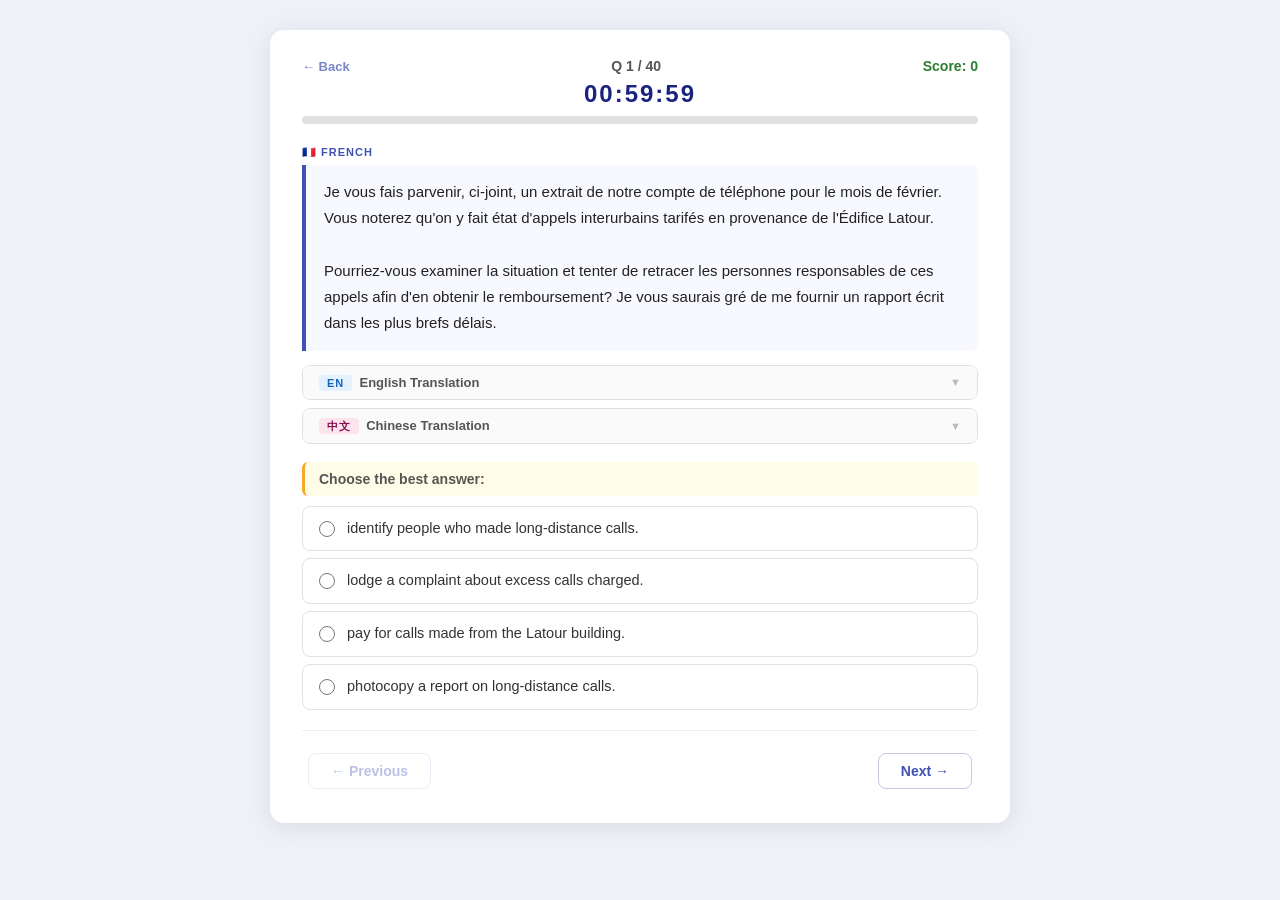
<file: index.html>
<!DOCTYPE html>
<html lang="en">
<head>
  <meta charset="UTF-8">
  <meta name="viewport" content="width=device-width,initial-scale=1">
  <title>French Comprehension Quiz</title>
  <link rel="stylesheet" href="style.css">
</head>
<body>
  <div class="container">

    <div class="top-bar">
      <a href="landing.html" class="back-link">← Back</a>
      <span id="q-number">Q 1 / 40</span>
      <span id="score-display">Score: 0</span>
    </div>

    <div id="timer">01:00:00</div>
    <div id="progress-bar"><div id="progress"></div></div>

    <div class="passage-label">🇫🇷 French</div>
    <div class="passage" id="french-text"></div>

    <div class="translation-block">
      <div class="translation-toggle" id="toggle-en" onclick="toggleTranslation('en')">
        <span><span class="lang-badge en-badge">EN</span> &nbsp;English Translation</span>
        <span class="arrow" id="arrow-en">▼</span>
      </div>
      <div class="translation-content" id="content-en"></div>
    </div>

    <div class="translation-block">
      <div class="translation-toggle" id="toggle-cn" onclick="toggleTranslation('cn')">
        <span><span class="lang-badge cn-badge">中文</span> &nbsp;Chinese Translation</span>
        <span class="arrow" id="arrow-cn">▼</span>
      </div>
      <div class="translation-content" id="content-cn"></div>
    </div>

    <div class="question-prompt" id="question-prompt">Choose the best answer:</div>
    <div id="options"></div>

    <div class="nav-buttons">
      <button class="btn btn-nav" id="btn-prev" onclick="goToPrev()">← Previous</button>
      <button class="btn btn-nav" id="btn-next" onclick="goToNext()">Next →</button>
    </div>

  </div>

  <script src="questions.js"></script>
  <script src="script.js"></script>
</body>
</html>
</file>
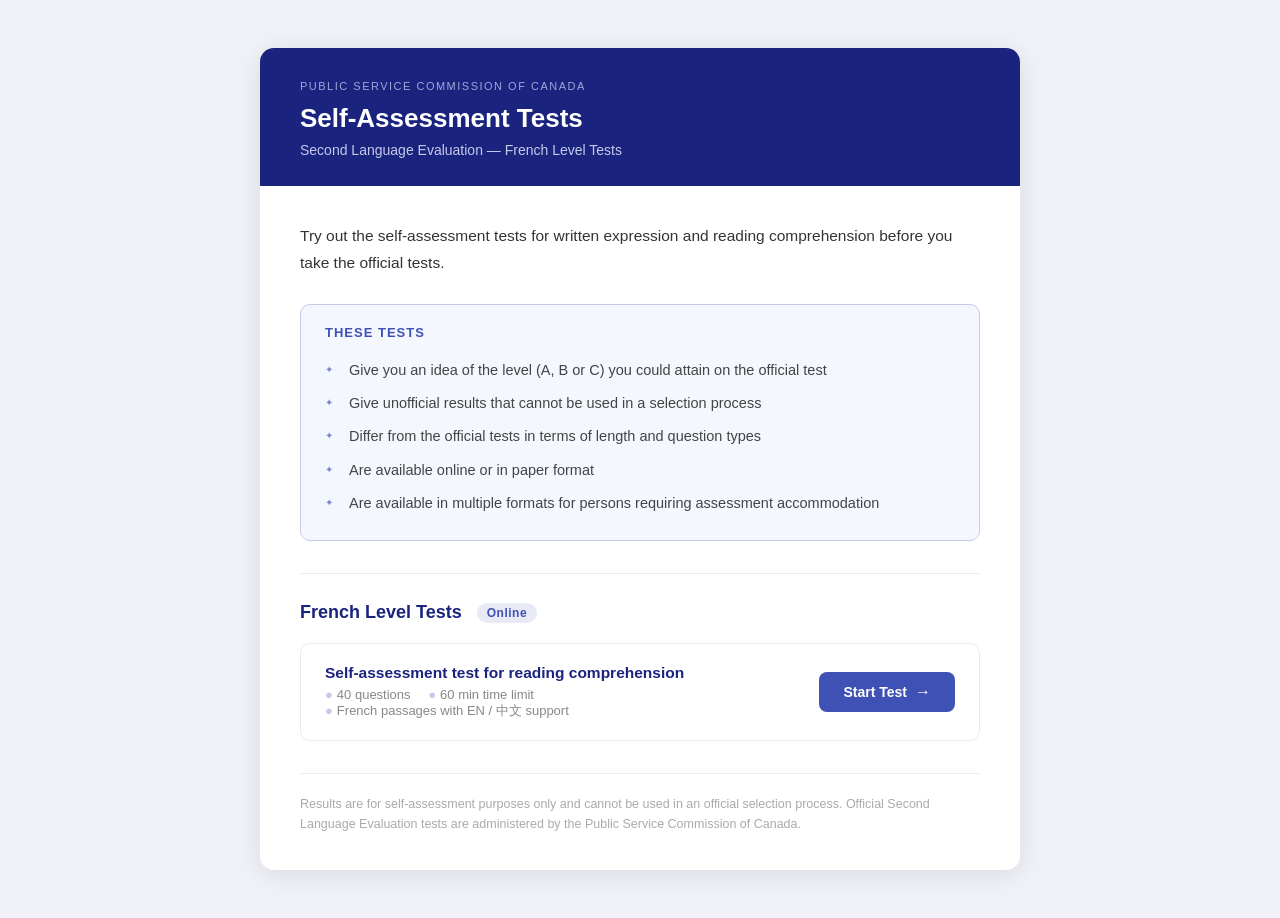
<file: landing.html>
<!DOCTYPE html>
<html lang="en">
<head>
  <meta charset="UTF-8">
  <meta name="viewport" content="width=device-width,initial-scale=1">
  <title>French Level Tests – Self-Assessment</title>
  <style>
    * { box-sizing: border-box; margin: 0; padding: 0; }

    body {
      font-family: 'Segoe UI', Arial, sans-serif;
      background: #f0f2f8;
      display: flex;
      justify-content: center;
      align-items: flex-start;
      min-height: 100vh;
      padding: 48px 16px;
    }

    .page {
      background: #fff;
      border-radius: 14px;
      width: 760px;
      max-width: 100%;
      box-shadow: 0 4px 28px rgba(0,0,0,0.10);
      overflow: hidden;
    }

    /* Top banner */
    .banner {
      background: #1a237e;
      padding: 32px 40px 28px;
      color: #fff;
    }
    .banner .gov-label {
      font-size: 11px;
      letter-spacing: 1.5px;
      text-transform: uppercase;
      color: #9fa8da;
      margin-bottom: 10px;
    }
    .banner h1 {
      font-size: 26px;
      font-weight: 700;
      line-height: 1.3;
      margin-bottom: 6px;
    }
    .banner .subtitle {
      font-size: 14px;
      color: #c5cae9;
    }

    /* Body */
    .body {
      padding: 36px 40px;
    }

    .intro {
      font-size: 15.5px;
      color: #333;
      line-height: 1.75;
      margin-bottom: 28px;
    }

    /* Info box */
    .info-box {
      background: #f5f7ff;
      border: 1px solid #c5cae9;
      border-radius: 10px;
      padding: 20px 24px;
      margin-bottom: 32px;
    }
    .info-box h3 {
      font-size: 13px;
      font-weight: 700;
      letter-spacing: 1px;
      text-transform: uppercase;
      color: #3f51b5;
      margin-bottom: 14px;
    }
    .info-box ul {
      list-style: none;
      padding: 0;
    }
    .info-box ul li {
      font-size: 14.5px;
      color: #444;
      line-height: 1.6;
      padding: 5px 0 5px 24px;
      position: relative;
    }
    .info-box ul li::before {
      content: "✦";
      position: absolute;
      left: 0;
      color: #7986cb;
      font-size: 10px;
      top: 8px;
    }

    /* Divider */
    .divider {
      border: none;
      border-top: 1px solid #e8eaf6;
      margin: 0 0 28px;
    }

    /* Section heading */
    .section-heading {
      font-size: 18px;
      font-weight: 700;
      color: #1a237e;
      margin-bottom: 20px;
    }
    .section-heading span {
      display: inline-block;
      background: #e8eaf6;
      color: #3f51b5;
      font-size: 12px;
      font-weight: 600;
      padding: 3px 10px;
      border-radius: 20px;
      margin-left: 10px;
      vertical-align: middle;
      letter-spacing: 0.5px;
    }

    /* Test card */
    .test-card {
      border: 1.5px solid #e8eaf6;
      border-radius: 10px;
      padding: 20px 24px;
      margin-bottom: 14px;
      display: flex;
      justify-content: space-between;
      align-items: center;
      gap: 20px;
      transition: border-color 0.15s, box-shadow 0.15s;
    }
    .test-card:hover {
      border-color: #7986cb;
      box-shadow: 0 2px 12px rgba(63,81,181,0.10);
    }

    .test-card .card-info {}
    .test-card .card-title {
      font-size: 15.5px;
      font-weight: 600;
      color: #1a237e;
      margin-bottom: 5px;
    }
    .test-card .card-meta {
      font-size: 13px;
      color: #888;
    }
    .test-card .card-meta span {
      display: inline-block;
      margin-right: 14px;
    }
    .test-card .card-meta .dot {
      color: #c5cae9;
      margin-right: 4px;
    }

    .start-btn {
      display: inline-flex;
      align-items: center;
      gap: 8px;
      background: #3f51b5;
      color: #fff;
      padding: 11px 24px;
      border-radius: 8px;
      text-decoration: none;
      font-size: 14px;
      font-weight: 600;
      white-space: nowrap;
      transition: background 0.15s, transform 0.1s;
      border: none;
      cursor: pointer;
    }
    .start-btn:hover {
      background: #303f9f;
      transform: translateY(-1px);
    }
    .start-btn .arrow {
      font-size: 16px;
    }

    /* Footer note */
    .footer-note {
      margin-top: 32px;
      padding-top: 20px;
      border-top: 1px solid #eee;
      font-size: 12.5px;
      color: #aaa;
      line-height: 1.6;
    }
  </style>
</head>
<body>
  <div class="page">

    <div class="banner">
      <div class="gov-label">Public Service Commission of Canada</div>
      <h1>Self-Assessment Tests</h1>
      <div class="subtitle">Second Language Evaluation — French Level Tests</div>
    </div>

    <div class="body">

      <p class="intro">
        Try out the self-assessment tests for written expression and reading comprehension
        before you take the official tests.
      </p>

      <div class="info-box">
        <h3>These tests</h3>
        <ul>
          <li>Give you an idea of the level (A, B or C) you could attain on the official test</li>
          <li>Give unofficial results that cannot be used in a selection process</li>
          <li>Differ from the official tests in terms of length and question types</li>
          <li>Are available online or in paper format</li>
          <li>Are available in multiple formats for persons requiring assessment accommodation</li>
        </ul>
      </div>

      <hr class="divider">

      <div class="section-heading">
        French Level Tests
        <span>Online</span>
      </div>

      <div class="test-card">
        <div class="card-info">
          <div class="card-title">Self-assessment test for reading comprehension</div>
          <div class="card-meta">
            <span><span class="dot">●</span>40 questions</span>
            <span><span class="dot">●</span>60 min time limit</span>
            <span><span class="dot">●</span>French passages with EN / 中文 support</span>
          </div>
        </div>
        <a class="start-btn" href="index.html">
          Start Test <span class="arrow">→</span>
        </a>
      </div>

      <div class="footer-note">
        Results are for self-assessment purposes only and cannot be used in an official selection process.
        Official Second Language Evaluation tests are administered by the Public Service Commission of Canada.
      </div>

    </div>
  </div>
</body>
</html>
</file>
<file: style.css>
* { box-sizing: border-box; margin: 0; padding: 0; }

body {
  font-family: 'Segoe UI', Arial, sans-serif;
  background: #eef1f7;
  display: flex;
  justify-content: center;
  padding: 30px 16px;
  min-height: 100vh;
}

.container {
  background: #fff;
  padding: 28px 32px;
  border-radius: 14px;
  width: 740px;
  max-width: 100%;
  box-shadow: 0 4px 24px rgba(0,0,0,0.09);
  align-self: flex-start;
}

/* Header */
.header {
  display: flex;
  justify-content: space-between;
  align-items: center;
  margin-bottom: 6px;
}
#q-number  { font-size: 14px; font-weight: 600; color: #555; }
#score-display { font-size: 14px; font-weight: 600; color: #2e7d32; }

/* Timer */
#timer {
  font-size: 24px;
  font-weight: 700;
  color: #1a237e;
  letter-spacing: 2px;
  text-align: center;
  margin-bottom: 8px;
}
#timer.warning { color: #e65100; }
#timer.danger  { color: #c62828; animation: pulse 0.8s infinite; }
@keyframes pulse { 0%,100%{opacity:1} 50%{opacity:.4} }

/* Progress bar */
#progress-bar {
  height: 8px;
  background: #e0e0e0;
  border-radius: 4px;
  margin-bottom: 22px;
  overflow: hidden;
}
#progress {
  height: 100%;
  background: linear-gradient(90deg, #43a047, #81c784);
  width: 0%;
  transition: width 0.4s ease;
  border-radius: 4px;
}

/* French passage */
.passage-label {
  font-size: 11px;
  font-weight: 700;
  letter-spacing: 1px;
  color: #3f51b5;
  text-transform: uppercase;
  margin-bottom: 6px;
}
.passage {
  background: #f8f9ff;
  border-left: 4px solid #3f51b5;
  border-radius: 0 8px 8px 0;
  padding: 14px 18px;
  margin-bottom: 14px;
  font-size: 15px;
  line-height: 1.75;
  color: #222;
  white-space: pre-wrap;
}

/* Collapsible translations */
.translation-block {
  margin-bottom: 8px;
  border: 1px solid #e0e0e0;
  border-radius: 8px;
  overflow: hidden;
}
.translation-toggle {
  display: flex;
  justify-content: space-between;
  align-items: center;
  padding: 9px 16px;
  cursor: pointer;
  background: #fafafa;
  user-select: none;
  font-size: 13px;
  font-weight: 600;
  color: #555;
  transition: background 0.15s;
}
.translation-toggle:hover { background: #f0f0f0; }

.lang-badge {
  font-size: 11px;
  font-weight: 700;
  letter-spacing: 1px;
  padding: 2px 8px;
  border-radius: 4px;
}
.en-badge { background: #e3f2fd; color: #1565c0; }
.cn-badge { background: #fce4ec; color: #880e4f; }

.arrow {
  font-size: 11px;
  color: #bbb;
  transition: transform 0.2s;
  display: inline-block;
}

.translation-content {
  display: none;
  padding: 12px 16px;
  font-size: 14px;
  line-height: 1.75;
  color: #333;
  background: #fff;
  border-top: 1px solid #eee;
  white-space: pre-wrap;
}
.translation-content.visible { display: block; }

/* Question prompt */
.question-prompt {
  font-size: 14px;
  font-weight: 600;
  color: #555;
  margin: 18px 0 10px;
  padding: 9px 14px;
  background: #fffde7;
  border-radius: 6px;
  border-left: 3px solid #f9a825;
}

/* Options */
.option {
  display: flex;
  align-items: flex-start;
  gap: 12px;
  border: 1.5px solid #dde1ea;
  padding: 11px 16px;
  margin: 7px 0;
  cursor: pointer;
  border-radius: 8px;
  transition: border-color 0.15s, background 0.15s;
  font-size: 14.5px;
  color: #333;
  line-height: 1.5;
}
.option:hover { border-color: #9fa8da; background: #f5f5ff; }

.option input[type="radio"] {
  margin-top: 3px;
  accent-color: #3f51b5;
  flex-shrink: 0;
  width: 16px;
  height: 16px;
  cursor: pointer;
}

.option.correct { background: #e8f5e9; border-color: #43a047; color: #1b5e20; }
.option.wrong   { background: #ffebee; border-color: #e53935; color: #b71c1c; }
.option.correct input[type="radio"] { accent-color: #43a047; }
.option.wrong   input[type="radio"] { accent-color: #e53935; }

/* End screen */
.end-screen { text-align: center; padding: 20px 0; }
.end-screen h2 { font-size: 26px; color: #1a237e; margin-bottom: 10px; }
.final-score { font-size: 56px; font-weight: 700; color: #2e7d32; margin: 14px 0; }
.end-screen p { font-size: 16px; color: #555; margin-bottom: 24px; }

.btn {
  display: inline-block;
  padding: 11px 28px;
  border-radius: 8px;
  border: none;
  font-size: 15px;
  font-weight: 600;
  cursor: pointer;
  margin: 6px;
  transition: opacity 0.15s, transform 0.1s;
}
.btn:hover { opacity: 0.88; transform: translateY(-1px); }
.btn-primary { background: #3f51b5; color: #fff; }
.btn-warning { background: #f57c00; color: #fff; }

/* Top bar with back link */
.top-bar {
  display: flex;
  justify-content: space-between;
  align-items: center;
  margin-bottom: 6px;
}
.back-link {
  font-size: 13px;
  color: #7986cb;
  text-decoration: none;
  font-weight: 600;
  transition: color 0.15s;
}
.back-link:hover { color: #3f51b5; }

/* Prev / Next nav */
.nav-buttons {
  display: flex;
  justify-content: space-between;
  margin-top: 20px;
  padding-top: 16px;
  border-top: 1px solid #eee;
}
.btn-nav {
  background: #fff;
  color: #3f51b5;
  border: 1.5px solid #c5cae9;
  padding: 9px 22px;
  border-radius: 8px;
  font-size: 14px;
  font-weight: 600;
  cursor: pointer;
  transition: background 0.15s, border-color 0.15s, transform 0.1s;
}
.btn-nav:hover:not(:disabled) {
  background: #e8eaf6;
  border-color: #7986cb;
  transform: translateY(-1px);
}
.btn-nav:disabled { cursor: default; }

/* ── Summary page ── */
.summary { padding: 4px 0; }

.summary-section { padding: 24px 0; }

.summary-flag {
  font-size: 12px;
  font-weight: 700;
  letter-spacing: 1px;
  text-transform: uppercase;
  color: #7986cb;
  margin-bottom: 10px;
}

.summary-section h2 {
  font-size: 17px;
  font-weight: 700;
  color: #1a237e;
  line-height: 1.4;
  margin-bottom: 14px;
}

.summary-section p {
  font-size: 14.5px;
  color: #444;
  line-height: 1.7;
}

.score-block {
  background: #f5f7ff;
  border: 1.5px solid #c5cae9;
  border-radius: 12px;
  padding: 20px 24px;
  margin: 18px 0;
  text-align: center;
}

.score-label {
  font-size: 13px;
  color: #888;
  margin-bottom: 4px;
}

.score-num {
  font-size: 52px;
  font-weight: 700;
  color: #1a237e;
  line-height: 1;
  margin-bottom: 10px;
}

.score-total { font-size: 28px; color: #9fa8da; }

.score-level {
  display: inline-block;
  font-size: 18px;
  font-weight: 700;
  padding: 6px 20px;
  border-radius: 20px;
}

/* Level colours */
.level-x  { background: #fce4ec; color: #880e4f; }
.level-xa { background: #fce4ec; color: #880e4f; }
.level-a  { background: #fff3e0; color: #e65100; }
.level-ab { background: #fff9c4; color: #f57f17; }
.level-b  { background: #e8f5e9; color: #2e7d32; }
.level-bc { background: #e0f2f1; color: #00695c; }
.level-c  { background: #e3f2fd; color: #1565c0; }

/* Score table */
.level-table {
  width: 100%;
  border-collapse: collapse;
  font-size: 14px;
  margin-bottom: 16px;
}

.level-table th {
  background: #e8eaf6;
  color: #3f51b5;
  font-weight: 700;
  padding: 9px 14px;
  text-align: left;
  font-size: 12px;
  letter-spacing: 0.5px;
  text-transform: uppercase;
}

.level-table td {
  padding: 9px 14px;
  border-bottom: 1px solid #f0f0f0;
  color: #444;
}

.level-table tr.highlight td {
  font-weight: 700;
  background: #e8eaf6;
  color: #1a237e;
}

.level-table tr.highlight td:last-child {
  color: #3f51b5;
  font-size: 15px;
}

.time-taken {
  font-size: 14px;
  color: #666;
  margin-top: 14px;
}

.overtime-warn {
  margin-top: 10px;
  font-size: 13.5px;
  color: #c62828;
  background: #ffebee;
  border-left: 3px solid #e53935;
  padding: 10px 14px;
  border-radius: 0 6px 6px 0;
}

.summary-divider {
  border: none;
  border-top: 2px dashed #e8eaf6;
  margin: 8px 0;
}

.summary-actions {
  display: flex;
  flex-wrap: wrap;
  gap: 10px;
  justify-content: center;
  padding: 24px 0 8px;
  border-top: 1px solid #eee;
  margin-top: 8px;
}

.btn-secondary {
  background: #fff;
  color: #3f51b5;
  border: 1.5px solid #c5cae9;
  text-decoration: none;
  display: inline-flex;
  align-items: center;
}
.btn-secondary:hover { background: #e8eaf6; }

@media print {
  .summary-actions { display: none; }
  body { background: #fff; padding: 0; }
  .container { box-shadow: none; border-radius: 0; }
}
</file>
